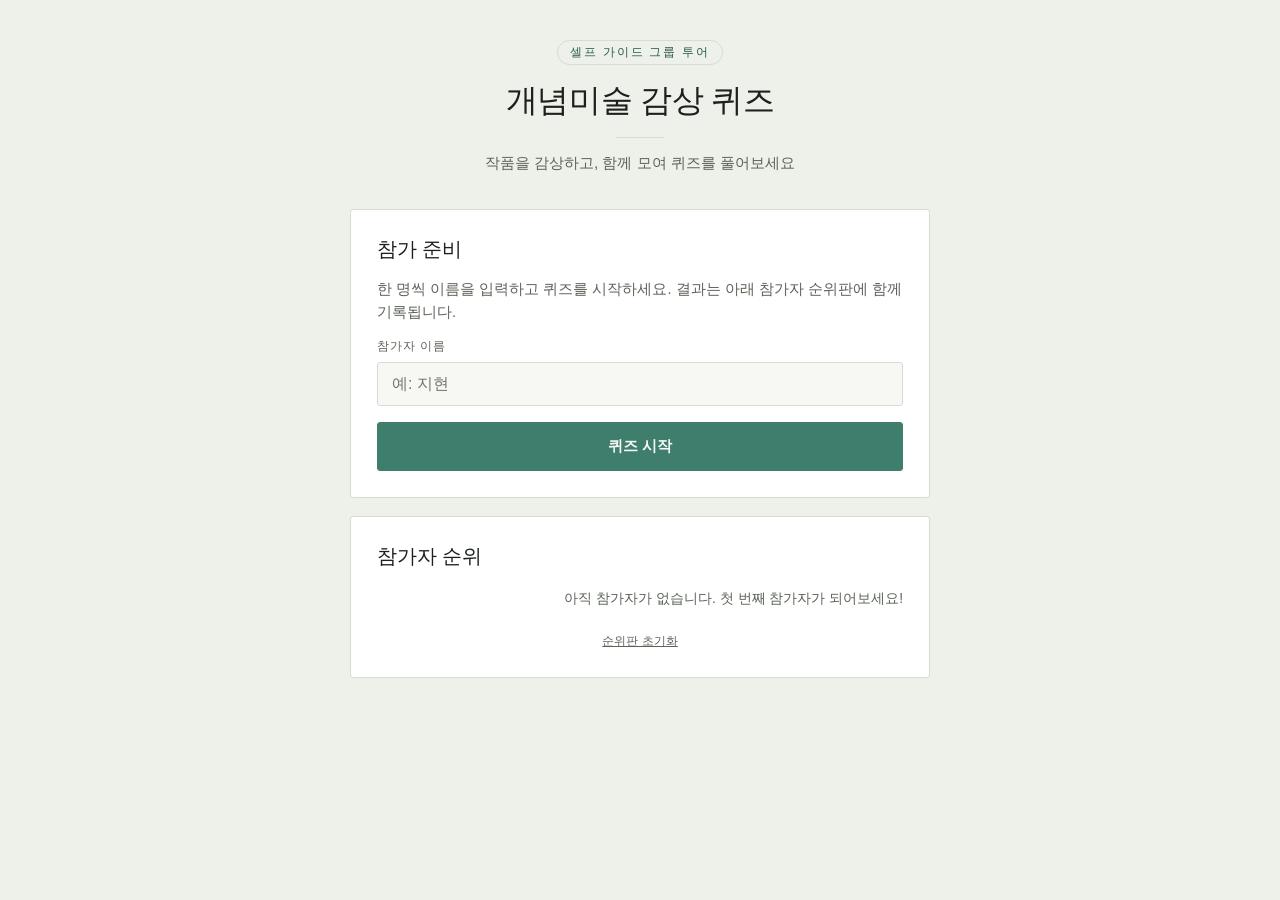
<file: index.html>
<!DOCTYPE html>
<html lang="ko">
<head>
<meta charset="UTF-8" />
<meta name="viewport" content="width=device-width, initial-scale=1.0" />
<title>개념미술 감상 퀴즈 · 그룹 투어</title>
<style>
  :root {
    --bg: #12141a;
    --bg-2: #1b1e26;
    --plate: #191c23;
    --panel: #1b1e26;
    --panel-border: #2c303c;
    --grid-line: rgba(111, 168, 154, 0.08);
    --ink: #ece7db;
    --ink-dim: #9b9aa5;
    --accent: #6fa89a;
    --accent-strong: #9bcabc;
    --accent-ink: #0c1512;
    --correct: #7cb17a;
    --correct-bg: rgba(124, 177, 122, 0.14);
    --wrong: #d9705f;
    --wrong-bg: rgba(217, 112, 95, 0.14);
    --radius: 3px;
    --serif: Georgia, "Iowan Old Style", "Palatino Linotype", "Noto Serif KR", serif;
    --sans: -apple-system, BlinkMacSystemFont, "Segoe UI", "Apple SD Gothic Neo", "Malgun Gothic", sans-serif;
  }

  @media (prefers-color-scheme: light) {
    :root {
      --bg: #eef0ea;
      --bg-2: #f7f8f4;
      --plate: #ffffff;
      --panel: #ffffff;
      --panel-border: #d7dcd2;
      --grid-line: rgba(63, 125, 108, 0.10);
      --ink: #1c211d;
      --ink-dim: #5c6459;
      --accent: #3f7d6c;
      --accent-strong: #2c5c4f;
      --accent-ink: #f6faf7;
      --correct: #3f7d3f;
      --correct-bg: rgba(63, 125, 63, 0.10);
      --wrong: #b1493a;
      --wrong-bg: rgba(177, 73, 58, 0.10);
    }
  }

  * { box-sizing: border-box; }

  body {
    margin: 0;
    background: var(--bg);
    color: var(--ink);
    font-family: var(--sans);
    min-height: 100vh;
  }

  .app { max-width: 620px; margin: 0 auto; padding: 40px 20px 72px; }

  .masthead { text-align: center; margin-bottom: 34px; }
  .kicker {
    display: inline-block; font-family: var(--sans); font-size: 0.72rem;
    letter-spacing: 0.16em; text-transform: uppercase; color: var(--accent-strong);
    border: 1px solid var(--panel-border); border-radius: 999px; padding: 4px 12px;
    margin-bottom: 14px;
  }
  .masthead h1 {
    font-family: var(--serif); font-weight: 400; font-size: 2rem; margin: 0 0 8px;
    letter-spacing: -0.01em; text-wrap: balance;
  }
  .masthead .rule { width: 48px; height: 1px; background: var(--panel-border); margin: 14px auto; }
  .masthead p { color: var(--ink-dim); font-size: 0.95rem; margin: 0; line-height: 1.5; }

  .screen { display: none; }
  .screen.active { display: block; animation: fade-in 0.3s ease; }
  @keyframes fade-in { from { opacity: 0; transform: translateY(8px); } to { opacity: 1; transform: translateY(0); } }
  @media (prefers-reduced-motion: reduce) { .screen.active { animation: none; } }

  .card {
    background: var(--panel); border: 1px solid var(--panel-border);
    border-radius: var(--radius); padding: 26px; margin-bottom: 18px;
  }
  .card h2 {
    font-family: var(--serif); font-weight: 400; font-size: 1.25rem; margin: 0 0 10px;
  }
  .card > p { color: var(--ink-dim); line-height: 1.6; font-size: 0.92rem; }

  label {
    display: block; font-size: 0.72rem; letter-spacing: 0.08em; text-transform: uppercase;
    color: var(--ink-dim); margin-bottom: 8px;
  }
  input[type="text"] {
    width: 100%; padding: 12px 14px; border-radius: var(--radius);
    border: 1px solid var(--panel-border); background: var(--bg-2); color: var(--ink);
    font-size: 1rem; font-family: var(--sans); margin-bottom: 16px;
  }
  input[type="text"]:focus { outline: 2px solid var(--accent); outline-offset: 1px; }

  .btn-primary {
    width: 100%; padding: 13px 16px; border: 1px solid var(--accent); border-radius: var(--radius);
    background: var(--accent); color: var(--accent-ink); font-size: 0.95rem; font-weight: 600;
    letter-spacing: 0.01em; cursor: pointer; font-family: var(--sans);
  }
  .btn-primary:hover { filter: brightness(1.08); }
  .btn-primary:disabled { opacity: 0.5; cursor: not-allowed; }

  .btn-text {
    display: block; margin: 14px auto 0; background: none; border: none;
    color: var(--ink-dim); font-size: 0.78rem; text-decoration: underline; cursor: pointer;
    font-family: var(--sans);
  }

  .error-msg { color: var(--wrong); font-size: 0.85rem; margin: -8px 0 12px; }

  .leaderboard-list { list-style: none; margin: 0; padding: 0; counter-reset: rank; }
  .leaderboard-list li {
    counter-increment: rank; display: flex; justify-content: space-between; align-items: baseline;
    padding: 10px 0; border-bottom: 1px solid var(--panel-border); font-size: 0.95rem;
    font-variant-numeric: tabular-nums;
  }
  .leaderboard-list li:last-child { border-bottom: none; }
  .leaderboard-list li::before {
    content: counter(rank); font-family: var(--serif); color: var(--accent-strong);
    font-size: 0.85rem; margin-right: 10px; min-width: 1.2em;
  }
  .leaderboard-list li.empty { color: var(--ink-dim); font-size: 0.86rem; }
  .leaderboard-list li.empty::before { content: ""; margin: 0; }

  .quiz-meta {
    display: flex; justify-content: space-between; font-size: 0.78rem; letter-spacing: 0.04em;
    text-transform: uppercase; color: var(--ink-dim); margin-bottom: 12px; padding: 0 2px;
    font-variant-numeric: tabular-nums;
  }

  .plate-frame { position: relative; padding: 12px; margin-bottom: 14px; }
  .corner { position: absolute; width: 14px; height: 14px; border: 2px solid var(--accent); }
  .corner.tl { top: 0; left: 0; border-right: none; border-bottom: none; }
  .corner.tr { top: 0; right: 0; border-left: none; border-bottom: none; }
  .corner.bl { bottom: 0; left: 0; border-right: none; border-top: none; }
  .corner.br { bottom: 0; right: 0; border-left: none; border-top: none; }

  .artwork-visual {
    height: 190px; border-radius: 2px; background-color: var(--plate);
    background-image:
      repeating-linear-gradient(0deg, var(--grid-line) 0 1px, transparent 1px 24px),
      repeating-linear-gradient(90deg, var(--grid-line) 0 1px, transparent 1px 24px);
    display: flex; align-items: center; justify-content: center; overflow: hidden;
  }
  .artwork-visual svg { width: 76px; height: 76px; color: var(--accent); }

  .artwork-caption {
    display: flex; justify-content: space-between; align-items: baseline; flex-wrap: wrap;
    gap: 4px 12px; padding: 2px 4px;
  }
  .artwork-caption strong { font-family: var(--serif); font-size: 1.05rem; font-weight: 400; }
  .artwork-caption span { font-size: 0.78rem; color: var(--ink-dim); letter-spacing: 0.02em; }

  #question-text { font-family: var(--serif); font-size: 1.12rem; line-height: 1.4; margin-bottom: 18px; text-wrap: balance; }

  .options { display: flex; flex-direction: column; gap: 10px; margin-bottom: 16px; }
  .option {
    text-align: left; padding: 13px 14px; border-radius: var(--radius);
    border: 1px solid var(--panel-border); background: transparent; color: var(--ink);
    font-size: 0.94rem; font-family: var(--sans); cursor: pointer;
  }
  .option:hover:not(:disabled) { border-color: var(--accent); }
  .option:focus-visible { outline: 2px solid var(--accent); outline-offset: 1px; }
  .option:disabled { cursor: default; }
  .option.correct { border-color: var(--correct); background: var(--correct-bg); }
  .option.wrong { border-color: var(--wrong); background: var(--wrong-bg); }

  .explanation {
    background: var(--bg-2); border-left: 2px solid var(--accent); padding: 12px 14px;
    border-radius: 2px; font-size: 0.88rem; line-height: 1.6; color: var(--ink-dim); margin-bottom: 16px;
  }

  .result-card { text-align: center; }
  .result-card h2 { font-size: 1.5rem; }

  @media (max-width: 420px) {
    .masthead h1 { font-size: 1.6rem; }
    .card { padding: 20px; }
  }
</style>
</head>
<body>
<div class="app">

  <header class="masthead">
    <span class="kicker">셀프 가이드 그룹 투어</span>
    <h1>개념미술 감상 퀴즈</h1>
    <div class="rule"></div>
    <p>작품을 감상하고, 함께 모여 퀴즈를 풀어보세요</p>
  </header>

  <section id="screen-start" class="screen active">
    <div class="card">
      <h2>참가 준비</h2>
      <p>한 명씩 이름을 입력하고 퀴즈를 시작하세요. 결과는 아래 참가자 순위판에 함께 기록됩니다.</p>
      <label for="player-name">참가자 이름</label>
      <input id="player-name" type="text" maxlength="12" placeholder="예: 지현" />
      <button id="btn-start" class="btn-primary">퀴즈 시작</button>
      <p id="start-error" class="error-msg" hidden>이름을 입력해주세요.</p>
    </div>

    <div class="card leaderboard-card">
      <h2>참가자 순위</h2>
      <ol id="leaderboard-list" class="leaderboard-list">
        <li class="empty">아직 참가자가 없습니다. 첫 번째 참가자가 되어보세요!</li>
      </ol>
      <button id="btn-reset-leaderboard" class="btn-text">순위판 초기화</button>
    </div>
  </section>

  <section id="screen-quiz" class="screen">
    <div class="quiz-meta">
      <span id="quiz-player"></span>
      <span id="quiz-progress"></span>
      <span id="quiz-score"></span>
    </div>

    <div class="card artwork-card">
      <div class="plate-frame">
        <span class="corner tl"></span><span class="corner tr"></span>
        <span class="corner bl"></span><span class="corner br"></span>
        <div id="artwork-visual" class="artwork-visual"></div>
      </div>
      <div class="artwork-caption">
        <strong id="artwork-title"></strong>
        <span id="artwork-meta"></span>
      </div>
    </div>

    <div class="card question-card">
      <h2 id="question-text"></h2>
      <div id="options" class="options"></div>
      <p id="explanation" class="explanation" hidden></p>
      <button id="btn-next" class="btn-primary" hidden>다음 작품</button>
    </div>
  </section>

  <section id="screen-result" class="screen">
    <div class="card result-card">
      <h2 id="result-headline"></h2>
      <p id="result-detail"></p>
      <button id="btn-again" class="btn-primary">다음 참가자 시작</button>
    </div>

    <div class="card leaderboard-card">
      <h2>참가자 순위</h2>
      <ol id="leaderboard-list-result" class="leaderboard-list"></ol>
    </div>
  </section>

</div>

<script>
  const ICONS = {
    fountain:
      '<svg viewBox="0 0 64 64" fill="none" stroke="currentColor" stroke-width="2" stroke-linejoin="round" stroke-linecap="round"><polygon points="22,8 42,8 47,32 36,52 28,52 17,32"/><circle cx="32" cy="52" r="2.5" fill="currentColor" stroke="none"/></svg>',
    chairs:
      '<svg viewBox="0 0 64 64" fill="none" stroke="currentColor" stroke-width="2" stroke-linejoin="round" stroke-linecap="round"><path d="M8 30 v22 M8 30 h12 v10 M8 40 h12 M20 30 v-8"/><rect x="27" y="18" width="12" height="14" rx="1"/><circle cx="33" cy="14" r="3"/><line x1="48" y1="18" x2="60" y2="18"/><line x1="48" y1="26" x2="60" y2="26"/><line x1="48" y1="34" x2="56" y2="34"/></svg>',
    wall:
      '<svg viewBox="0 0 64 64" fill="none" stroke="currentColor" stroke-width="2" stroke-linecap="round"><line x1="6" y1="6" x2="58" y2="30"/><line x1="6" y1="20" x2="58" y2="6"/><line x1="6" y1="58" x2="58" y2="34"/><line x1="6" y1="44" x2="58" y2="58"/><line x1="32" y1="6" x2="32" y2="58"/></svg>',
    scissors:
      '<svg viewBox="0 0 64 64" fill="none" stroke="currentColor" stroke-width="2" stroke-linecap="round"><circle cx="14" cy="16" r="7"/><circle cx="14" cy="48" r="7"/><line x1="19" y1="21" x2="54" y2="58"/><line x1="19" y1="43" x2="54" y2="6"/></svg>',
    calendar:
      '<svg viewBox="0 0 64 64" fill="none" stroke="currentColor" stroke-width="2" stroke-linejoin="round" stroke-linecap="round"><rect x="8" y="12" width="48" height="44" rx="2"/><line x1="8" y1="24" x2="56" y2="24"/><line x1="20" y1="6" x2="20" y2="18"/><line x1="44" y1="6" x2="44" y2="18"/><line x1="18" y1="36" x2="34" y2="36"/><line x1="18" y1="46" x2="46" y2="46"/></svg>',
    candy:
      '<svg viewBox="0 0 64 64" fill="none" stroke="currentColor" stroke-width="2"><circle cx="20" cy="40" r="7"/><circle cx="34" cy="46" r="9"/><circle cx="46" cy="34" r="6"/><circle cx="28" cy="28" r="5"/><circle cx="42" cy="20" r="4"/></svg>',
    leap:
      '<svg viewBox="0 0 64 64" fill="none" stroke="currentColor" stroke-width="2" stroke-linecap="round"><circle cx="40" cy="12" r="5"/><line x1="37" y1="17" x2="20" y2="34"/><line x1="20" y1="34" x2="8" y2="26"/><line x1="20" y1="34" x2="28" y2="20"/><line x1="20" y1="34" x2="16" y2="54"/><line x1="20" y1="34" x2="34" y2="46"/></svg>',
    pipe:
      '<svg viewBox="0 0 64 64" fill="none" stroke="currentColor" stroke-width="2" stroke-linejoin="round" stroke-linecap="round"><path d="M14 26 h20 a10 10 0 0 1 10 10 v6"/><circle cx="14" cy="26" r="8"/><line x1="44" y1="42" x2="44" y2="52"/><line x1="10" y1="52" x2="54" y2="52" stroke-dasharray="2 4"/></svg>',
  };

  const ARTWORKS = [
    {
      title: "샘 (Fountain)",
      meta: "마르셀 뒤샹 · 1917",
      icon: ICONS.fountain,
      question: "이 작품을 통해 뒤샹이 던진 질문은 무엇이었을까요?",
      options: [
        "기성품(레디메이드)도 예술이 될 수 있는가",
        "조각은 대리석으로만 만들어야 하는가",
        "그림은 액자가 있어야 완성되는가",
        "미술관 입장료는 얼마가 적당한가",
      ],
      answer: 0,
      explanation:
        "뒤샹은 평범한 남성용 소변기에 'R. Mutt'라고 서명해 전시함으로써, 예술을 결정하는 것이 손의 기술이 아니라 '작가의 선택과 개념'일 수 있음을 보여주었습니다. 이는 개념미술의 출발점으로 평가받습니다.",
    },
    {
      title: "하나이면서 셋인 의자",
      meta: "조셉 코수스 · 1965",
      icon: ICONS.chairs,
      question: "이 작품이 나란히 제시한 세 가지는 무엇이었을까요?",
      options: [
        "의자의 색, 무게, 가격표",
        "실제 의자, 의자 사진, '의자'의 사전적 정의",
        "과거·현재·미래의 의자",
        "나무, 플라스틱, 금속 의자 세 종류",
      ],
      answer: 1,
      explanation:
        "코수스는 실물 의자, 그 의자를 찍은 사진, 사전에서 발췌한 '의자'라는 단어의 정의를 함께 전시했습니다. 이를 통해 사물·이미지·언어가 각기 다른 방식으로 '실재'를 재현한다는 점을 탐구했습니다.",
    },
    {
      title: "월 드로잉 연작",
      meta: "솔 르윗 · 1968년부터",
      icon: ICONS.wall,
      question: "솔 르윗이 남긴 개념미술 선언의 핵심 문장은 무엇일까요?",
      options: [
        '"색채가 형태보다 중요하다"',
        '"아이디어 자체가 예술을 만드는 기계가 된다"',
        '"자연을 있는 그대로 모방해야 한다"',
        '"완성작만이 예술로 인정받는다"',
      ],
      answer: 1,
      explanation:
        "르윗은 1967년 글 'Paragraphs on Conceptual Art'에서 \"개념미술에서는 아이디어나 콘셉트가 작품의 가장 중요한 측면이다\"라고 선언했습니다. 그의 월 드로잉은 작가 본인이 아닌 다른 사람이 지시서(instruction)에 따라 그려도 원작으로 인정됩니다.",
    },
    {
      title: "컷 피스 (Cut Piece)",
      meta: "오노 요코 · 1964",
      icon: ICONS.scissors,
      question: "이 퍼포먼스에서 관객에게 주어진 역할은 무엇이었나요?",
      options: [
        "무대 위 작가에게 질문을 던진다",
        "가위로 작가가 입은 옷을 직접 잘라간다",
        "함께 노래를 부른다",
        "작가 대신 즉흥 연설을 한다",
      ],
      answer: 1,
      explanation:
        "오노 요코는 무대 위에 정좌한 채, 관객이 가위를 들고 나와 자신의 옷을 원하는 만큼 잘라가도록 했습니다. 작품의 완성은 작가 혼자가 아니라 관객의 참여로 매번 다르게 이루어졌습니다.",
    },
    {
      title: "오늘 연작 (Today Series)",
      meta: "온 가와라 · 1966년부터",
      icon: ICONS.calendar,
      question: "이 연작의 독특한 제작 규칙은 무엇이었을까요?",
      options: [
        "매일 다른 색으로 캔버스를 칠한다",
        "그날 자정까지 완성하지 못하면 그 그림은 폐기한다",
        "관객이 직접 날짜를 손으로 적는다",
        "1년에 한 작품만 제작한다",
      ],
      answer: 1,
      explanation:
        "온 가와라는 캔버스에 그날의 날짜만을 정해진 서체로 그렸고, 자정까지 완성하지 못하면 그 작품을 폐기하는 엄격한 규칙을 따랐습니다. 시간과 존재를 기록하는 행위 자체가 작품의 핵심 개념이었습니다.",
    },
    {
      title: "무제 (로스의 초상)",
      meta: "펠릭스 곤잘레스-토레스 · 1991",
      icon: ICONS.candy,
      question: "이 작품에서 관객에게 허용된 특별한 행동은 무엇이었나요?",
      options: [
        "사탕 더미에서 사탕을 가져가도 된다",
        "사탕 더미를 만지면 안 된다",
        "사진 촬영이 전면 금지된다",
        "사탕을 새로 채워 넣어야 한다",
      ],
      answer: 0,
      explanation:
        "이상적인 총 무게(연인 로스의 건강한 체중, 약 79kg)만큼 쌓인 사탕 더미를 관객이 가져갈 수 있도록 했습니다. 더미는 점점 줄어들다 다시 채워지는데, 이는 에이즈로 세상을 떠난 연인의 생명이 소진되고도 기억으로 다시 채워지는 과정을 은유합니다.",
    },
    {
      title: "허공으로의 도약",
      meta: "이브 클랭 · 1960",
      icon: ICONS.leap,
      question: "이 유명한 이미지는 실제로 어떻게 만들어졌을까요?",
      options: [
        "실제로 건물에서 뛰어내리는 순간을 그대로 촬영했다",
        "여러 장의 사진을 합성한 포토몽타주였다",
        "유화 물감으로 그린 그림이다",
        "석고로 만든 조각이다",
      ],
      answer: 1,
      explanation:
        "클랭이 그물망 위로 뛰어내리는 사진과, 그물망을 지운 거리 사진을 합성해 만든 포토몽타주입니다. '보이는 것이 곧 사실은 아니다'라는 점에서 이 작품 자체가 개념적 트릭이자 예술가의 신화 만들기로 해석됩니다.",
    },
    {
      title: "이것은 파이프가 아니다",
      meta: "르네 마그리트 · 1929",
      icon: ICONS.pipe,
      question: '파이프 그림 아래 적힌 문구 "Ceci n\'est pas une pipe"의 의미는?',
      options: [
        "그림 속 파이프는 진짜 파이프가 아니라 '이미지'일 뿐이다",
        "작가가 담배를 싫어한다는 뜻이다",
        "그림이 잘못 그려졌다는 사과문이다",
        "파이프 제조사의 광고 문구다",
      ],
      answer: 0,
      explanation:
        "아무리 사실적으로 그려도 캔버스 위의 파이프는 실제로 담배를 채워 피울 수 없는 '이미지'일 뿐입니다. 마그리트는 이 문구로 사물과 그 재현(이미지·언어) 사이의 간극을 짚으며, 이후 개념미술 작가들에게 큰 영향을 주었습니다.",
    },
  ];

  const LEADERBOARD_KEY = "concept-art-quiz-leaderboard";
  const state = { playerName: "", index: 0, score: 0, order: [] };

  const screens = {
    start: document.getElementById("screen-start"),
    quiz: document.getElementById("screen-quiz"),
    result: document.getElementById("screen-result"),
  };

  function showScreen(name) {
    Object.values(screens).forEach((el) => el.classList.remove("active"));
    screens[name].classList.add("active");
  }

  function loadLeaderboard() {
    try {
      const raw = localStorage.getItem(LEADERBOARD_KEY);
      return raw ? JSON.parse(raw) : [];
    } catch {
      return [];
    }
  }
  function saveLeaderboard(entries) {
    localStorage.setItem(LEADERBOARD_KEY, JSON.stringify(entries));
  }

  function renderLeaderboard(listEl) {
    const entries = loadLeaderboard()
      .slice()
      .sort((a, b) => b.score - a.score || a.name.localeCompare(b.name))
      .slice(0, 10);

    listEl.innerHTML = "";
    if (entries.length === 0) {
      const li = document.createElement("li");
      li.className = "empty";
      li.textContent = "아직 참가자가 없습니다. 첫 번째 참가자가 되어보세요!";
      listEl.appendChild(li);
      return;
    }
    for (const entry of entries) {
      const li = document.createElement("li");
      const name = document.createElement("span");
      name.textContent = entry.name;
      const score = document.createElement("span");
      score.textContent = `${entry.score} / ${ARTWORKS.length}`;
      li.append(name, score);
      listEl.appendChild(li);
    }
  }

  function renderAllLeaderboards() {
    renderLeaderboard(document.getElementById("leaderboard-list"));
    renderLeaderboard(document.getElementById("leaderboard-list-result"));
  }

  function shuffledIndices() {
    const idx = ARTWORKS.map((_, i) => i);
    for (let i = idx.length - 1; i > 0; i--) {
      const j = Math.floor(Math.random() * (i + 1));
      [idx[i], idx[j]] = [idx[j], idx[i]];
    }
    return idx;
  }

  function startQuiz() {
    const input = document.getElementById("player-name");
    const name = input.value.trim();
    const errorEl = document.getElementById("start-error");
    if (!name) {
      errorEl.hidden = false;
      input.focus();
      return;
    }
    errorEl.hidden = true;
    state.playerName = name;
    state.index = 0;
    state.score = 0;
    state.order = shuffledIndices();
    showScreen("quiz");
    renderQuestion();
  }

  function renderQuestion() {
    const artwork = ARTWORKS[state.order[state.index]];
    document.getElementById("quiz-player").textContent = `참가자 ${state.playerName}`;
    document.getElementById("quiz-progress").textContent = `${state.index + 1} / ${ARTWORKS.length}`;
    document.getElementById("quiz-score").textContent = `점수 ${state.score}`;

    document.getElementById("artwork-visual").innerHTML = artwork.icon;
    document.getElementById("artwork-title").textContent = artwork.title;
    document.getElementById("artwork-meta").textContent = artwork.meta;
    document.getElementById("question-text").textContent = artwork.question;

    const optionsEl = document.getElementById("options");
    optionsEl.innerHTML = "";
    artwork.options.forEach((optionText, i) => {
      const btn = document.createElement("button");
      btn.className = "option";
      btn.textContent = optionText;
      btn.addEventListener("click", () => selectAnswer(i));
      optionsEl.appendChild(btn);
    });

    document.getElementById("explanation").hidden = true;
    document.getElementById("btn-next").hidden = true;
  }

  function selectAnswer(choiceIndex) {
    const artwork = ARTWORKS[state.order[state.index]];
    const optionButtons = document.querySelectorAll("#options .option");
    optionButtons.forEach((btn, i) => {
      btn.disabled = true;
      if (i === artwork.answer) btn.classList.add("correct");
      else if (i === choiceIndex) btn.classList.add("wrong");
    });
    if (choiceIndex === artwork.answer) {
      state.score += 1;
      document.getElementById("quiz-score").textContent = `점수 ${state.score}`;
    }
    const explanationEl = document.getElementById("explanation");
    explanationEl.textContent = artwork.explanation;
    explanationEl.hidden = false;
    const nextBtn = document.getElementById("btn-next");
    nextBtn.hidden = false;
    nextBtn.textContent = state.index === ARTWORKS.length - 1 ? "결과 보기" : "다음 작품";
  }

  function goNext() {
    state.index += 1;
    if (state.index >= ARTWORKS.length) finishQuiz();
    else renderQuestion();
  }

  function finishQuiz() {
    const entries = loadLeaderboard();
    entries.push({ name: state.playerName, score: state.score, at: Date.now() });
    saveLeaderboard(entries);

    document.getElementById("result-headline").textContent =
      `${state.playerName}님, ${ARTWORKS.length}문제 중 ${state.score}문제 정답!`;
    document.getElementById("result-detail").textContent =
      state.score === ARTWORKS.length
        ? "완벽해요! 개념미술 감상 고수네요."
        : "수고하셨어요! 다음 참가자에게 자리를 넘겨주세요.";

    renderAllLeaderboards();
    showScreen("result");
  }

  function resetLeaderboard() {
    if (!confirm("참가자 순위판을 초기화할까요?")) return;
    saveLeaderboard([]);
    renderAllLeaderboards();
  }

  document.getElementById("btn-start").addEventListener("click", startQuiz);
  document.getElementById("player-name").addEventListener("keydown", (e) => {
    if (e.key === "Enter") startQuiz();
  });
  document.getElementById("btn-next").addEventListener("click", goNext);
  document.getElementById("btn-again").addEventListener("click", () => {
    document.getElementById("player-name").value = "";
    showScreen("start");
    renderAllLeaderboards();
    document.getElementById("player-name").focus();
  });
  document.getElementById("btn-reset-leaderboard").addEventListener("click", resetLeaderboard);

  renderAllLeaderboards();
</script>
</body>
</html>
</file>
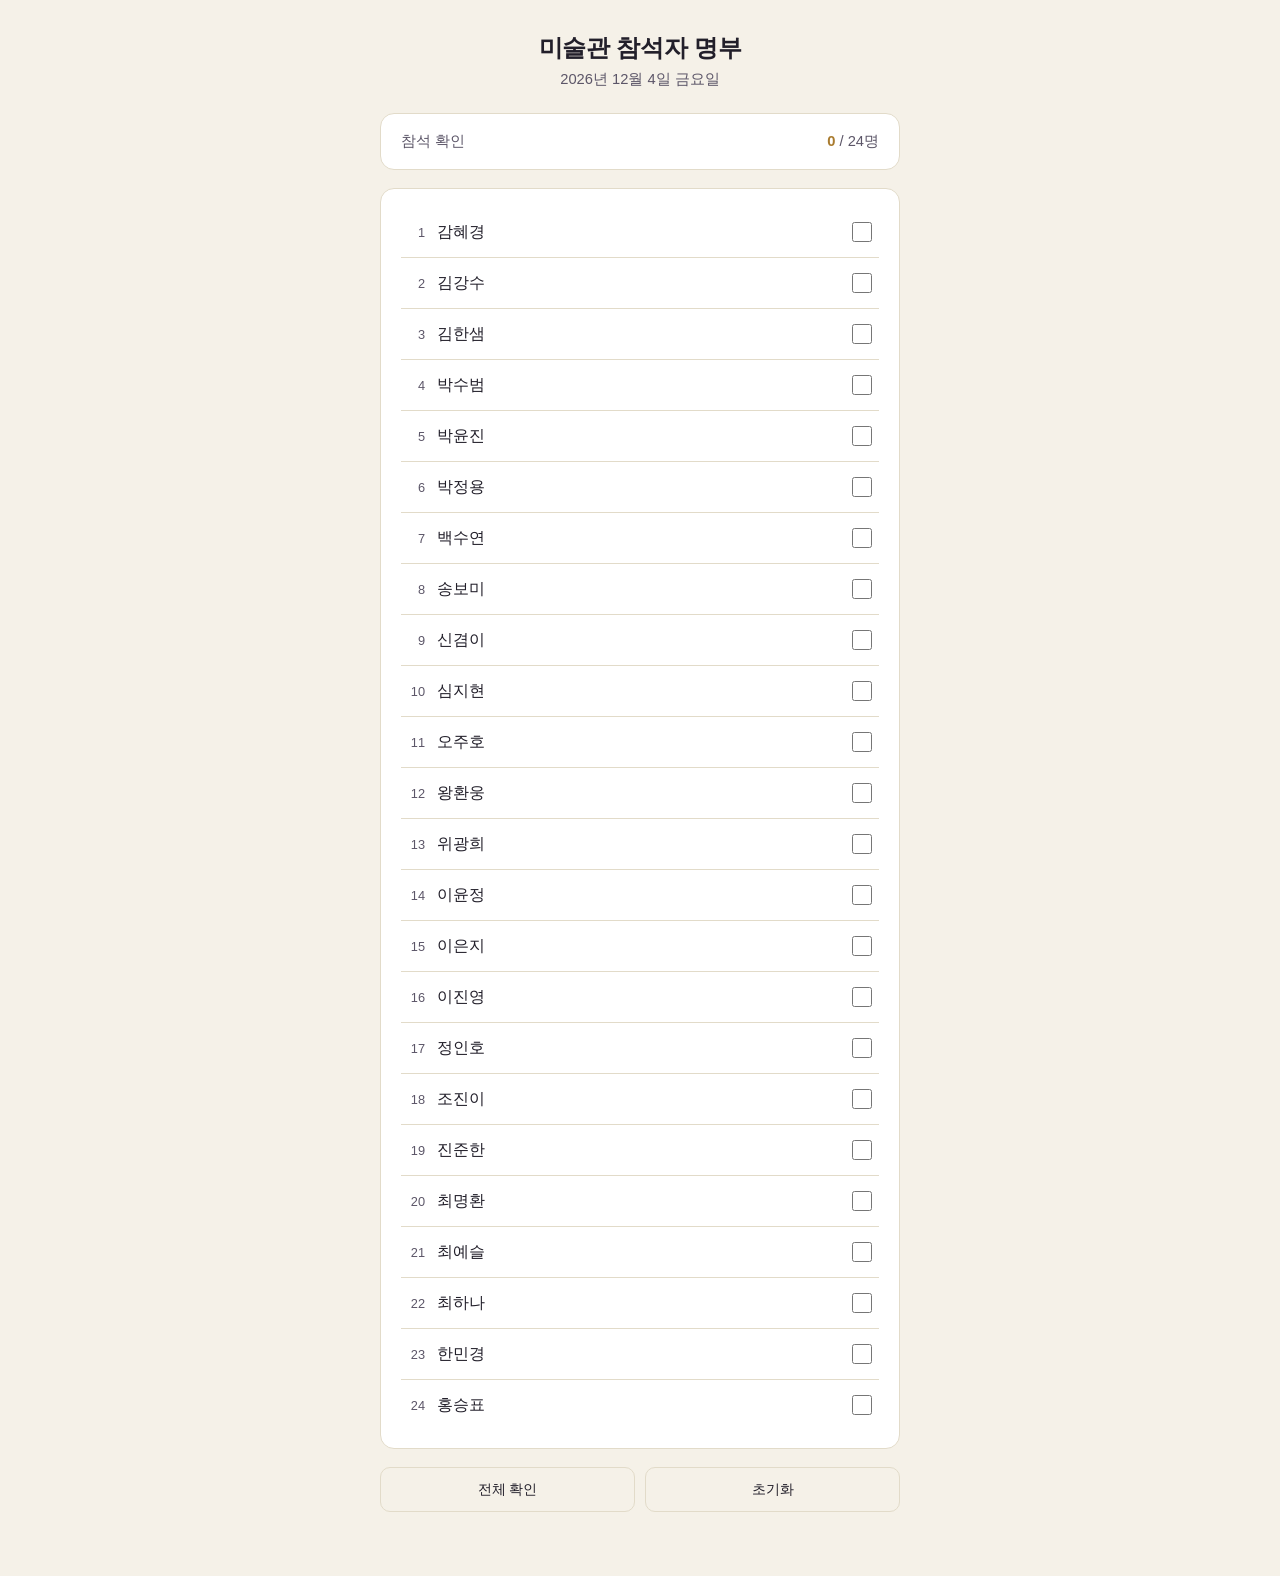
<file: attendee-list/index.html>
<!DOCTYPE html>
<html lang="ko">
<head>
<meta charset="UTF-8" />
<meta name="viewport" content="width=device-width, initial-scale=1.0" />
<title>미술관 참석자 명부</title>
<style>
  :root {
    --bg: #16151a;
    --panel: #201f26;
    --panel-border: #322f3a;
    --ink: #f2ede4;
    --ink-dim: #b8b2c4;
    --accent: #d4af6a;
    --accent-ink: #1a1720;
    --correct: #6fbf73;
    --radius: 14px;
  }

  @media (prefers-color-scheme: light) {
    :root {
      --bg: #f5f1e8;
      --panel: #ffffff;
      --panel-border: #e2dbc9;
      --ink: #221f2a;
      --ink-dim: #5c5668;
      --accent: #a97b2f;
      --accent-ink: #ffffff;
    }
  }

  * { box-sizing: border-box; }

  body {
    margin: 0;
    font-family: "Pretendard", "Apple SD Gothic Neo", "Malgun Gothic", sans-serif;
    background: var(--bg);
    color: var(--ink);
    min-height: 100vh;
  }

  .app {
    max-width: 560px;
    margin: 0 auto;
    padding: 32px 20px 64px;
  }

  .app-header {
    text-align: center;
    margin-bottom: 24px;
  }

  .app-header h1 {
    font-size: 1.5rem;
    margin: 0 0 6px;
    letter-spacing: -0.01em;
  }

  .subtitle {
    color: var(--ink-dim);
    margin: 0;
    font-size: 0.92rem;
  }

  .card {
    background: var(--panel);
    border: 1px solid var(--panel-border);
    border-radius: var(--radius);
    padding: 18px 20px;
    margin-bottom: 18px;
  }

  .summary {
    display: flex;
    justify-content: space-between;
    align-items: center;
    font-size: 0.92rem;
    color: var(--ink-dim);
  }

  .summary strong {
    color: var(--accent);
  }

  .attendee-list {
    list-style: none;
    margin: 0;
    padding: 0;
    counter-reset: row;
  }

  .attendee-list li {
    counter-increment: row;
    display: flex;
    align-items: center;
    gap: 12px;
    padding: 12px 4px;
    border-bottom: 1px solid var(--panel-border);
    font-size: 1rem;
  }

  .attendee-list li:last-child {
    border-bottom: none;
  }

  .attendee-list li::before {
    content: counter(row);
    color: var(--ink-dim);
    font-size: 0.8rem;
    min-width: 20px;
    text-align: right;
  }

  .attendee-name {
    flex: 1;
  }

  .attendee-list li.checked .attendee-name {
    color: var(--correct);
    text-decoration: line-through;
    text-decoration-color: var(--panel-border);
  }

  input[type="checkbox"] {
    width: 20px;
    height: 20px;
    accent-color: var(--accent);
    cursor: pointer;
  }

  .actions {
    display: flex;
    gap: 10px;
  }

  .btn {
    flex: 1;
    padding: 12px 14px;
    border-radius: 10px;
    border: 1px solid var(--panel-border);
    background: transparent;
    color: var(--ink);
    font-size: 0.9rem;
    cursor: pointer;
  }

  .btn-primary {
    border: none;
    background: var(--accent);
    color: var(--accent-ink);
    font-weight: 600;
  }

  .btn:hover {
    filter: brightness(1.06);
  }
</style>
</head>
<body>
<div class="app">

  <header class="app-header">
    <h1>미술관 참석자 명부</h1>
    <p class="subtitle" id="visit-date"></p>
  </header>

  <div class="card">
    <div class="summary">
      <span>참석 확인</span>
      <span><strong id="checked-count">0</strong> / <span id="total-count">0</span>명</span>
    </div>
  </div>

  <div class="card">
    <ol class="attendee-list" id="attendee-list"></ol>
  </div>

  <div class="actions">
    <button id="btn-check-all" class="btn">전체 확인</button>
    <button id="btn-reset" class="btn">초기화</button>
  </div>

</div>
<script>
  const ATTENDEES = [
    "감혜경", "김강수", "박수범", "박윤진", "백수연", "신겸이",
    "심지현", "왕환웅", "위광희", "정인호", "최명환", "한민경",
    "최예슬", "진준한", "송보미", "이윤정", "박정용", "조진이",
    "오주호", "최하나", "이은지", "김한샘", "이진영", "홍승표",
  ].sort((a, b) => a.localeCompare(b, "ko"));

  const STORAGE_KEY = "museum-attendee-checkin";

  const listEl = document.getElementById("attendee-list");
  const checkedCountEl = document.getElementById("checked-count");
  const totalCountEl = document.getElementById("total-count");
  const dateEl = document.getElementById("visit-date");

  dateEl.textContent = new Date().toLocaleDateString("ko-KR", {
    year: "numeric",
    month: "long",
    day: "numeric",
    weekday: "long",
  });

  function loadCheckedState() {
    try {
      return JSON.parse(localStorage.getItem(STORAGE_KEY)) || {};
    } catch {
      return {};
    }
  }

  function saveCheckedState(state) {
    localStorage.setItem(STORAGE_KEY, JSON.stringify(state));
  }

  function updateSummary() {
    const checked = listEl.querySelectorAll("input[type=checkbox]:checked").length;
    checkedCountEl.textContent = checked;
  }

  function render() {
    const state = loadCheckedState();
    totalCountEl.textContent = ATTENDEES.length;
    listEl.innerHTML = "";

    ATTENDEES.forEach((name) => {
      const li = document.createElement("li");
      const isChecked = Boolean(state[name]);
      if (isChecked) li.classList.add("checked");

      const checkbox = document.createElement("input");
      checkbox.type = "checkbox";
      checkbox.checked = isChecked;
      checkbox.setAttribute("aria-label", `${name} 참석 확인`);
      checkbox.addEventListener("change", () => {
        const current = loadCheckedState();
        current[name] = checkbox.checked;
        saveCheckedState(current);
        li.classList.toggle("checked", checkbox.checked);
        updateSummary();
      });

      const nameSpan = document.createElement("span");
      nameSpan.className = "attendee-name";
      nameSpan.textContent = name;

      li.appendChild(nameSpan);
      li.appendChild(checkbox);
      listEl.appendChild(li);
    });

    updateSummary();
  }

  document.getElementById("btn-check-all").addEventListener("click", () => {
    const state = {};
    ATTENDEES.forEach((name) => (state[name] = true));
    saveCheckedState(state);
    render();
  });

  document.getElementById("btn-reset").addEventListener("click", () => {
    localStorage.removeItem(STORAGE_KEY);
    render();
  });

  render();
</script>
</body>
</html>
</file>
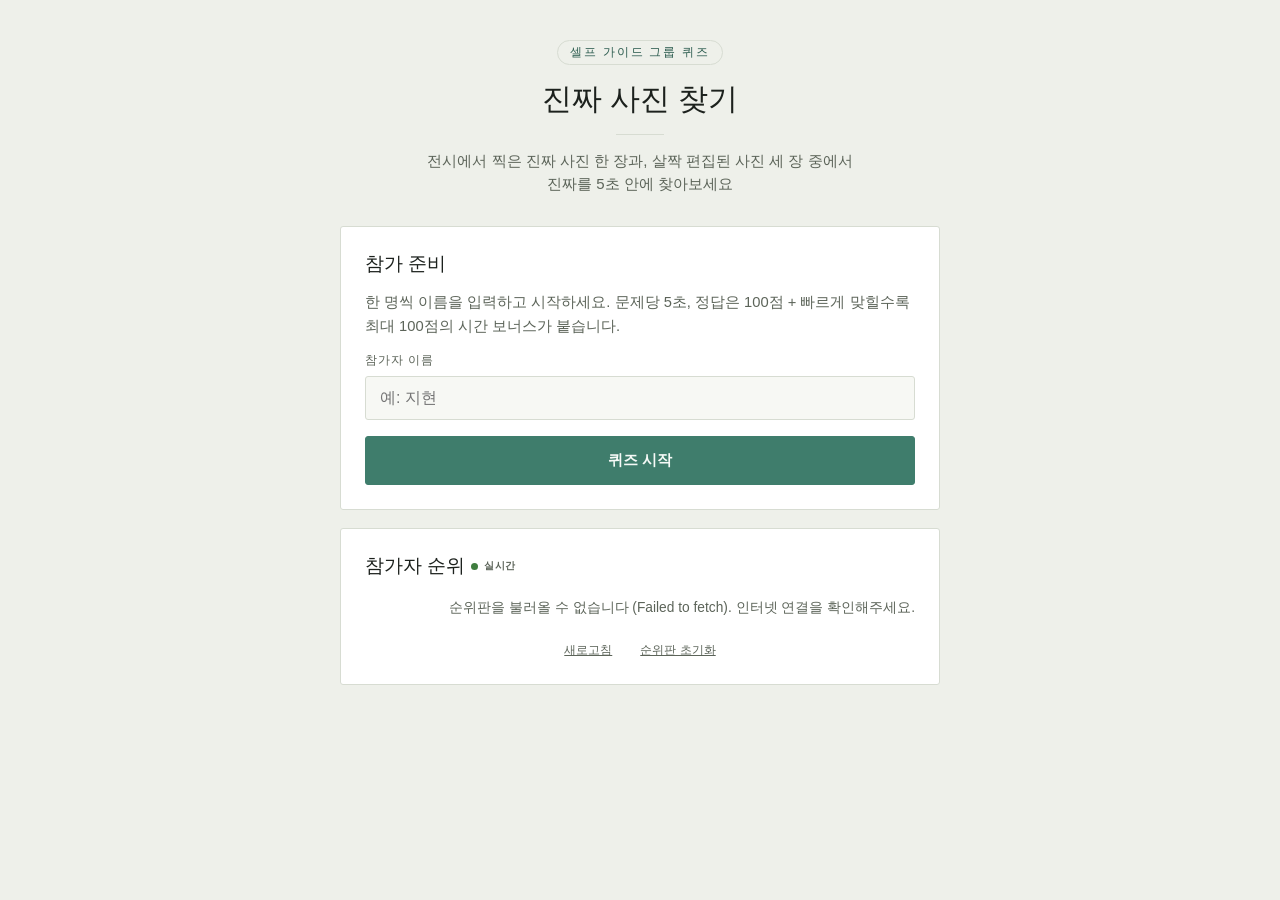
<file: photo-quiz/index.html>
<!DOCTYPE html>
<html lang="ko">
<head>
<meta charset="UTF-8" />
<meta name="viewport" content="width=device-width, initial-scale=1.0, viewport-fit=cover" />
<title>진짜 사진 찾기 · 그룹 퀴즈</title>
<link rel="manifest" href="manifest.json" />
<meta name="theme-color" content="#3f7d6c" />
<link rel="icon" href="icons/icon-192.png" />
<link rel="apple-touch-icon" href="icons/icon-180.png" />
<meta name="apple-mobile-web-app-capable" content="yes" />
<meta name="apple-mobile-web-app-status-bar-style" content="black-translucent" />
<meta name="apple-mobile-web-app-title" content="사진찾기" />
<meta name="mobile-web-app-capable" content="yes" />
<style>
  :root {
    --bg: #12141a;
    --bg-2: #1b1e26;
    --plate: #191c23;
    --panel: #1b1e26;
    --panel-border: #2c303c;
    --ink: #ece7db;
    --ink-dim: #9b9aa5;
    --accent: #6fa89a;
    --accent-strong: #9bcabc;
    --accent-ink: #0c1512;
    --correct: #7cb17a;
    --correct-bg: rgba(124, 177, 122, 0.16);
    --wrong: #d9705f;
    --wrong-bg: rgba(217, 112, 95, 0.16);
    --radius: 3px;
    --serif: Georgia, "Iowan Old Style", "Palatino Linotype", "Noto Serif KR", serif;
    --sans: -apple-system, BlinkMacSystemFont, "Segoe UI", "Apple SD Gothic Neo", "Malgun Gothic", sans-serif;
  }
  @media (prefers-color-scheme: light) {
    :root {
      --bg: #eef0ea; --bg-2: #f7f8f4; --plate: #ffffff; --panel: #ffffff;
      --panel-border: #d7dcd2; --ink: #1c211d; --ink-dim: #5c6459;
      --accent: #3f7d6c; --accent-strong: #2c5c4f; --accent-ink: #f6faf7;
      --correct: #3f7d3f; --correct-bg: rgba(63, 125, 63, 0.12);
      --wrong: #b1493a; --wrong-bg: rgba(177, 73, 58, 0.12);
    }
  }
  * { box-sizing: border-box; }
  body { margin: 0; background: var(--bg); color: var(--ink); font-family: var(--sans); min-height: 100vh; }
  .app { max-width: 640px; margin: 0 auto; padding: 40px 20px 72px; }

  .masthead { text-align: center; margin-bottom: 30px; }
  .kicker {
    display: inline-block; font-size: 0.72rem; letter-spacing: 0.16em; text-transform: uppercase;
    color: var(--accent-strong); border: 1px solid var(--panel-border); border-radius: 999px;
    padding: 4px 12px; margin-bottom: 14px;
  }
  .masthead h1 { font-family: var(--serif); font-weight: 400; font-size: 1.9rem; margin: 0 0 8px; text-wrap: balance; }
  .masthead .rule { width: 48px; height: 1px; background: var(--panel-border); margin: 14px auto; }
  .masthead p { color: var(--ink-dim); font-size: 0.94rem; margin: 0; line-height: 1.55; }

  .screen { display: none; }
  .screen.active { display: block; animation: fade-in 0.25s ease; }
  @keyframes fade-in { from { opacity: 0; transform: translateY(8px); } to { opacity: 1; transform: translateY(0); } }
  @media (prefers-reduced-motion: reduce) { .screen.active { animation: none; } }

  .card { background: var(--panel); border: 1px solid var(--panel-border); border-radius: var(--radius); padding: 24px; margin-bottom: 18px; }
  .card h2 { font-family: var(--serif); font-weight: 400; font-size: 1.2rem; margin: 0 0 10px; }
  .card > p { color: var(--ink-dim); line-height: 1.6; font-size: 0.92rem; }

  label { display: block; font-size: 0.72rem; letter-spacing: 0.08em; text-transform: uppercase; color: var(--ink-dim); margin-bottom: 8px; }
  input[type="text"] {
    width: 100%; padding: 12px 14px; border-radius: var(--radius); border: 1px solid var(--panel-border);
    background: var(--bg-2); color: var(--ink); font-size: 1rem; font-family: var(--sans); margin-bottom: 16px;
  }
  input[type="text"]:focus { outline: 2px solid var(--accent); outline-offset: 1px; }

  .btn-primary {
    width: 100%; padding: 13px 16px; border: 1px solid var(--accent); border-radius: var(--radius);
    background: var(--accent); color: var(--accent-ink); font-size: 0.95rem; font-weight: 600;
    cursor: pointer; font-family: var(--sans);
  }
  .btn-primary:hover { filter: brightness(1.08); }
  .btn-text {
    display: block; margin: 0; background: none; border: none; color: var(--ink-dim);
    font-size: 0.78rem; text-decoration: underline; cursor: pointer; font-family: var(--sans);
  }
  .btn-text:disabled { opacity: 0.6; cursor: default; }
  .leaderboard-actions { display: flex; justify-content: center; gap: 16px; margin-top: 14px; }
  .error-msg { color: var(--wrong); font-size: 0.85rem; margin: -8px 0 12px; }

  .leaderboard-card h2 { display: flex; align-items: center; gap: 6px; }
  .live-dot {
    width: 7px; height: 7px; border-radius: 50%; background: var(--correct);
    box-shadow: 0 0 0 0 var(--correct-bg); animation: pulse 1.8s ease-out infinite;
  }
  .live-label { font-size: 0.62rem; letter-spacing: 0.08em; text-transform: uppercase; color: var(--ink-dim); font-family: var(--sans); font-weight: 600; }
  @keyframes pulse {
    0% { box-shadow: 0 0 0 0 rgba(124, 177, 122, 0.5); }
    70% { box-shadow: 0 0 0 6px rgba(124, 177, 122, 0); }
    100% { box-shadow: 0 0 0 0 rgba(124, 177, 122, 0); }
  }
  @media (prefers-reduced-motion: reduce) { .live-dot { animation: none; } }

  .leaderboard-list { list-style: none; margin: 0; padding: 0; counter-reset: rank; }
  .leaderboard-list li {
    counter-increment: rank; display: flex; justify-content: space-between; align-items: baseline;
    padding: 10px 0; border-bottom: 1px solid var(--panel-border); font-size: 0.95rem;
    font-variant-numeric: tabular-nums;
  }
  .leaderboard-list li:last-child { border-bottom: none; }
  .leaderboard-list li::before {
    content: counter(rank); font-family: var(--serif); color: var(--accent-strong);
    font-size: 0.85rem; margin-right: 10px; min-width: 1.2em;
  }
  .leaderboard-list li.empty { color: var(--ink-dim); font-size: 0.86rem; }
  .leaderboard-list li.empty::before { content: ""; margin: 0; }

  .quiz-meta {
    display: flex; justify-content: space-between; font-size: 0.78rem; letter-spacing: 0.04em;
    text-transform: uppercase; color: var(--ink-dim); margin-bottom: 10px; padding: 0 2px;
    font-variant-numeric: tabular-nums;
  }

  .timer-track { height: 6px; border-radius: 999px; background: var(--bg-2); overflow: hidden; margin-bottom: 18px; border: 1px solid var(--panel-border); }
  .timer-fill { height: 100%; width: 100%; background: var(--accent); transform-origin: left; }
  .timer-fill.running { transition: width linear; }
  .timer-fill.low { background: var(--wrong); }

  #question-text { font-family: var(--serif); font-size: 1.08rem; line-height: 1.4; margin: 0 0 16px; text-align: center; text-wrap: balance; }

  .photo-grid { display: grid; grid-template-columns: 1fr 1fr; gap: 10px; margin-bottom: 16px; }
  .photo-tile {
    position: relative; padding: 0; border: 2px solid var(--panel-border); border-radius: var(--radius);
    background: var(--plate); cursor: pointer; overflow: hidden; aspect-ratio: 1 / 1;
  }
  .photo-tile img { width: 100%; height: 100%; object-fit: cover; display: block; }
  .photo-tile .tag {
    position: absolute; top: 6px; left: 6px; background: rgba(12, 14, 18, 0.72); color: #ece7db;
    font-size: 0.72rem; font-weight: 700; letter-spacing: 0.04em; padding: 2px 7px; border-radius: 3px;
  }
  .photo-tile:hover:not(:disabled) { border-color: var(--accent); }
  .photo-tile:focus-visible { outline: 2px solid var(--accent); outline-offset: 2px; }
  .photo-tile:disabled { cursor: default; }
  .photo-tile.correct { border-color: var(--correct); box-shadow: 0 0 0 2px var(--correct-bg) inset; }
  .photo-tile.wrong { border-color: var(--wrong); box-shadow: 0 0 0 2px var(--wrong-bg) inset; }
  .photo-tile.dim img { filter: grayscale(0.5) brightness(0.6); }

  .feedback { text-align: center; min-height: 1.6em; font-size: 0.95rem; margin-bottom: 4px; font-weight: 600; }
  .feedback.correct { color: var(--correct); }
  .feedback.wrong { color: var(--wrong); }
  .feedback .points { font-weight: 400; color: var(--ink-dim); font-size: 0.85rem; display: block; margin-top: 2px; }

  .result-card { text-align: center; }
  .result-card h2 { font-size: 1.4rem; }
  .score-big { font-family: var(--serif); font-size: 2.4rem; margin: 4px 0 2px; font-variant-numeric: tabular-nums; }

  @media (max-width: 420px) {
    .masthead h1 { font-size: 1.5rem; }
    .card { padding: 18px; }
  }
</style>
</head>
<body>
<div class="app">

  <header class="masthead">
    <span class="kicker">셀프 가이드 그룹 퀴즈</span>
    <h1>진짜 사진 찾기</h1>
    <div class="rule"></div>
    <p>전시에서 찍은 진짜 사진 한 장과, 살짝 편집된 사진 세 장 중에서<br />진짜를 5초 안에 찾아보세요</p>
  </header>

  <section id="screen-start" class="screen active">
    <div class="card">
      <h2>참가 준비</h2>
      <p>한 명씩 이름을 입력하고 시작하세요. 문제당 5초, 정답은 100점 + 빠르게 맞힐수록 최대 100점의 시간 보너스가 붙습니다.</p>
      <label for="player-name">참가자 이름</label>
      <input id="player-name" type="text" maxlength="12" placeholder="예: 지현" />
      <button id="btn-start" class="btn-primary">퀴즈 시작</button>
      <p id="start-error" class="error-msg" hidden>이름을 입력해주세요.</p>
    </div>

    <div class="card leaderboard-card">
      <h2>참가자 순위 <span class="live-dot" aria-hidden="true"></span><span class="live-label">실시간</span></h2>
      <ol id="leaderboard-list" class="leaderboard-list">
        <li class="empty">아직 참가자가 없습니다. 첫 번째 참가자가 되어보세요!</li>
      </ol>
      <div class="leaderboard-actions">
        <button class="btn-refresh-leaderboard btn-text">새로고침</button>
        <button id="btn-reset-leaderboard" class="btn-text">순위판 초기화</button>
      </div>
    </div>
  </section>

  <section id="screen-quiz" class="screen">
    <div class="quiz-meta">
      <span id="quiz-player"></span>
      <span id="quiz-progress"></span>
      <span id="quiz-score"></span>
    </div>
    <div class="timer-track"><div id="timer-fill" class="timer-fill"></div></div>

    <div class="card question-card">
      <h2 id="question-text">진짜 사진은 어느 것일까요?</h2>
      <div id="photo-grid" class="photo-grid"></div>
      <p id="feedback" class="feedback"></p>
    </div>
  </section>

  <section id="screen-result" class="screen">
    <div class="card result-card">
      <h2 id="result-headline"></h2>
      <div id="result-score" class="score-big"></div>
      <p id="result-detail"></p>
      <p id="submit-status" class="error-msg" hidden></p>
      <button id="btn-again" class="btn-primary">다음 참가자 시작</button>
    </div>

    <div class="card leaderboard-card">
      <h2>참가자 순위 <span class="live-dot" aria-hidden="true"></span><span class="live-label">실시간</span></h2>
      <ol id="leaderboard-list-result" class="leaderboard-list"></ol>
      <div class="leaderboard-actions">
        <button class="btn-refresh-leaderboard btn-text">새로고침</button>
      </div>
    </div>
  </section>

</div>
<script type="module" src="quiz-v6.js"></script>
</body>
</html>
</file>
